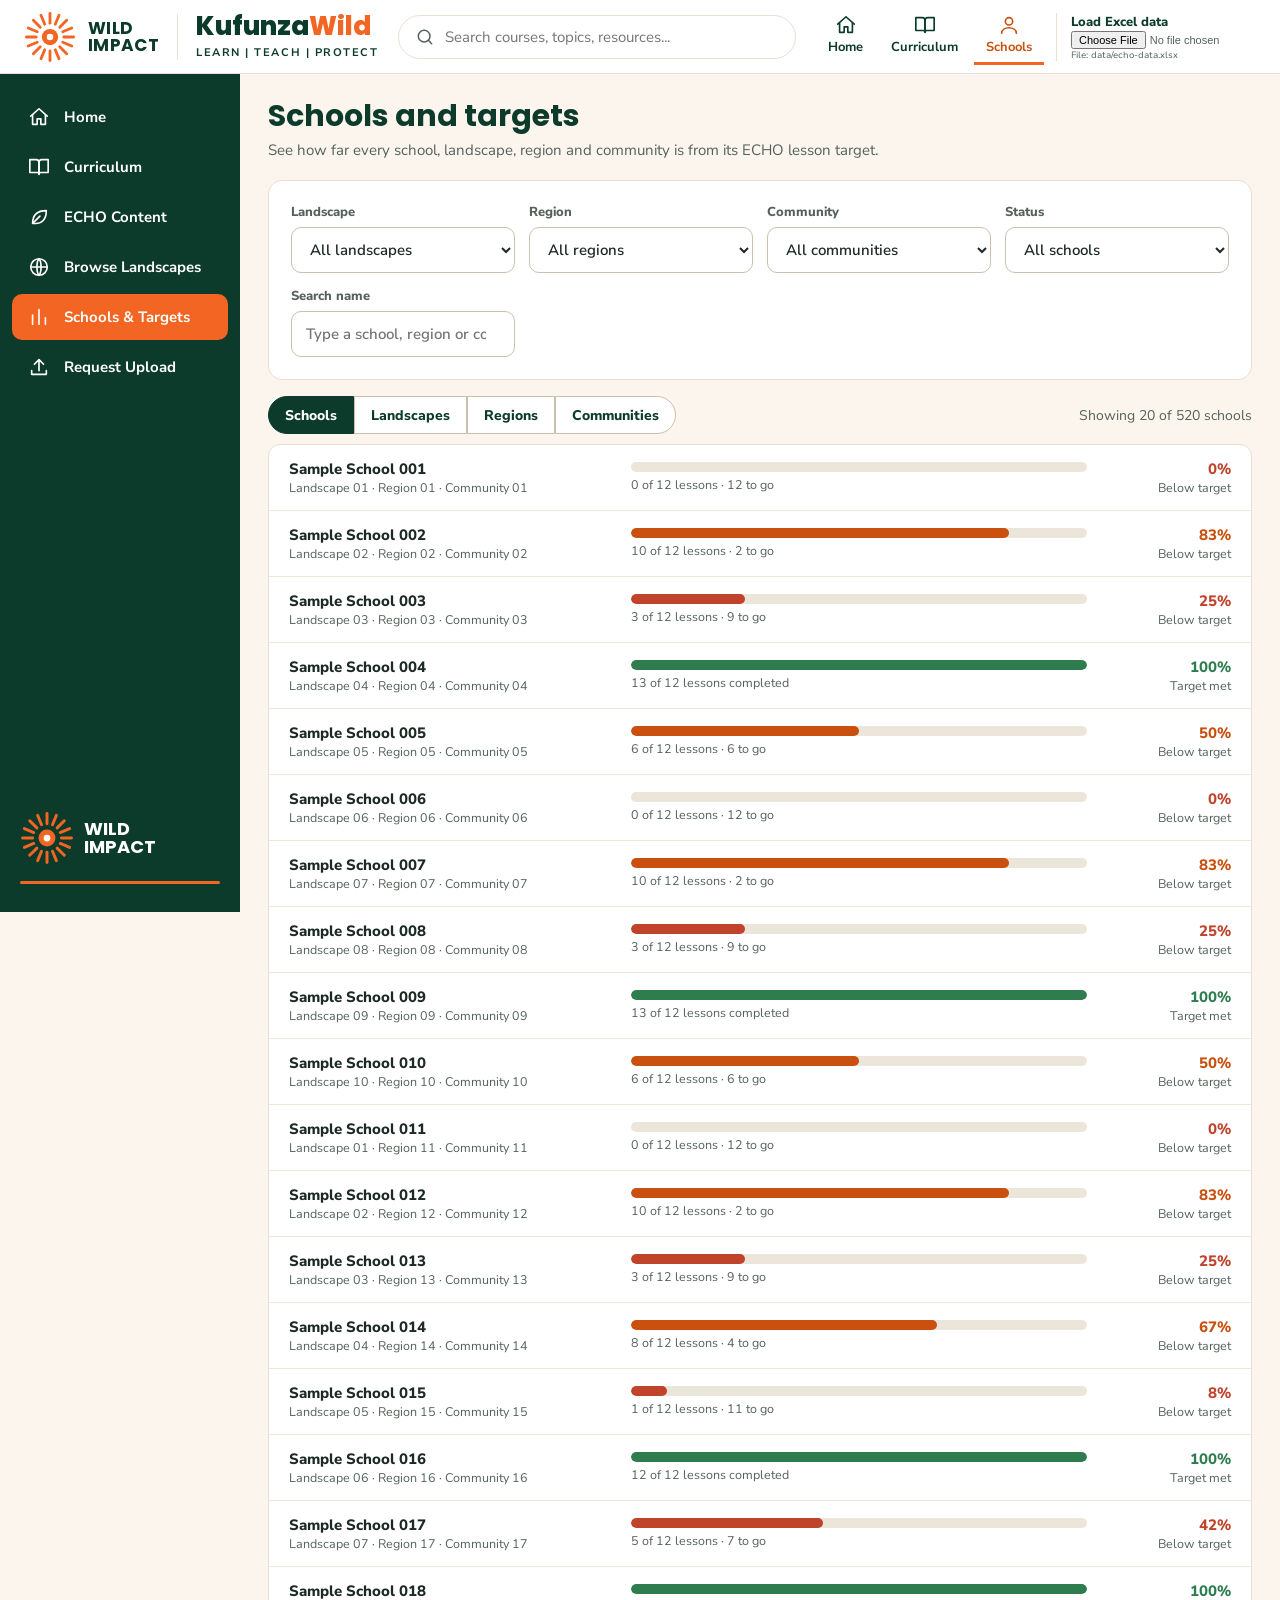
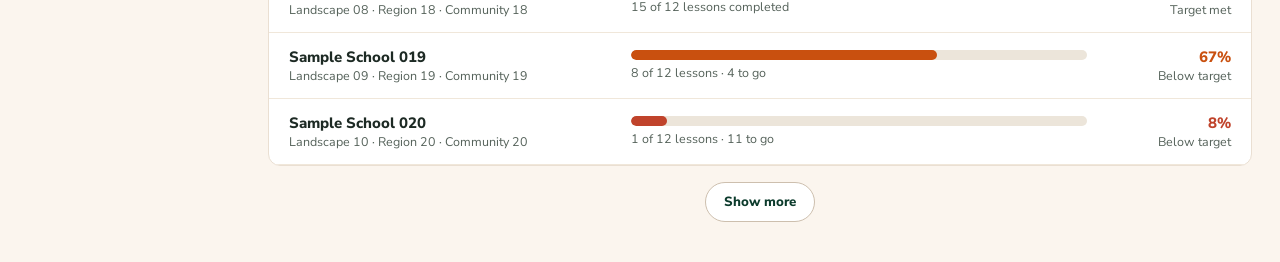
<file: schools.html>
<!doctype html>
<html lang="en">
<head>
  <meta charset="utf-8">
  <meta name="viewport" content="width=device-width, initial-scale=1">
  <title>Schools and Targets - KufunzaWild</title>
  <link rel="preconnect" href="https://fonts.googleapis.com">
  <link href="https://fonts.googleapis.com/css2?family=Nunito+Sans:wght@400;600;700;800&family=Poppins:wght@600;700;800&display=swap" rel="stylesheet">
  <link rel="stylesheet" href="css/styles.css">
</head>
<body data-page="schools">
  <!-- Top bar and sidebar are built by js/layout.js; the page content is built by js/schools.js -->
  <div id="topbar"></div>
  <div class="shell">
    <aside id="side" class="side" aria-label="Main navigation"></aside>
    <main id="app" class="main"></main>
  </div>
  <script src="lib/xlsx.mini.min.js"></script>
  <script src="js/data.js"></script>
  <script src="js/layout.js"></script>
  <script src="js/schools.js"></script>
</body>
</html>
</file>
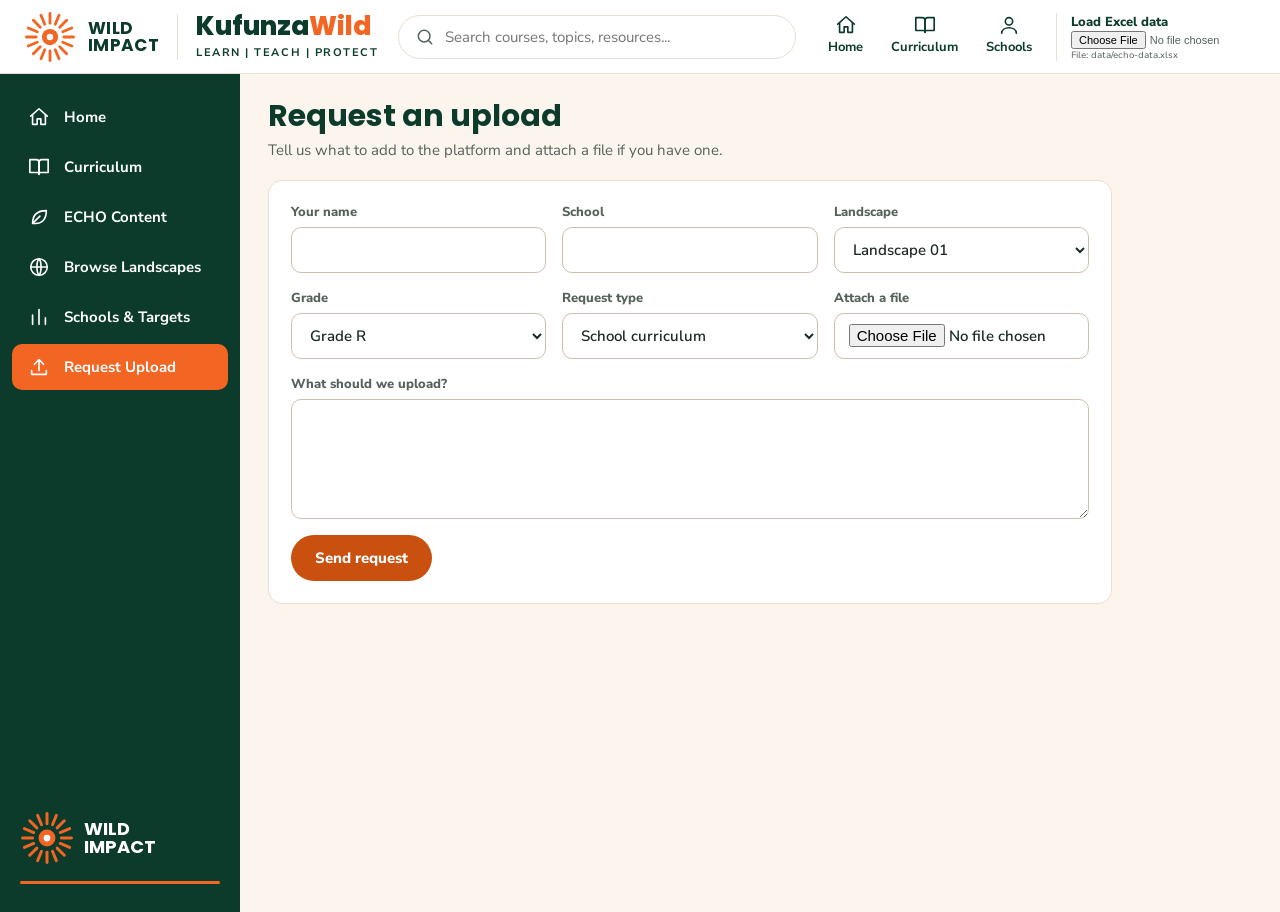
<file: upload.html>
<!doctype html>
<html lang="en">
<head>
  <meta charset="utf-8">
  <meta name="viewport" content="width=device-width, initial-scale=1">
  <title>Request an Upload - KufunzaWild</title>
  <link rel="preconnect" href="https://fonts.googleapis.com">
  <link href="https://fonts.googleapis.com/css2?family=Nunito+Sans:wght@400;600;700;800&family=Poppins:wght@600;700;800&display=swap" rel="stylesheet">
  <link rel="stylesheet" href="css/styles.css">
</head>
<body data-page="upload">
  <!-- Top bar and sidebar are built by js/layout.js; the page content is built by js/upload.js -->
  <div id="topbar"></div>
  <div class="shell">
    <aside id="side" class="side" aria-label="Main navigation"></aside>
    <main id="app" class="main"></main>
  </div>
  <script src="lib/xlsx.mini.min.js"></script>
  <script src="js/data.js"></script>
  <script src="js/layout.js"></script>
  <script src="js/upload.js"></script>
</body>
</html>
</file>
<file: css/styles.css>
/* ===== KufunzaWild / ECHO Teachers' Platform - styles =====
   Edit the colours here (they follow the Wild Impact look in your reference image). */
:root{--green:#0c3b2c;--green2:#12503b;--orange:#f26522;--orange-d:#c9500f;--cream:#fbf5ee;--tint:#fcf1e6;--ink:#1d2a24;--mut:#55625a;--line:#eadfd2;--ok:#2f7d4f;--bad:#c0432b}
*{box-sizing:border-box}
html{scroll-behavior:smooth}
body{margin:0;font-family:'Nunito Sans',system-ui,-apple-system,'Segoe UI',sans-serif;color:var(--ink);background:var(--cream);font-size:15px}
h1,h2,h3{font-family:'Poppins','Nunito Sans',system-ui,sans-serif;margin:0;line-height:1.2}
a{color:inherit}
button{font-family:inherit;cursor:pointer}
:focus-visible{outline:3px solid var(--orange-d);outline-offset:2px}
/* top bar */
.topbar{position:sticky;top:0;z-index:30;display:flex;align-items:center;gap:20px;padding:8px 24px;background:#fff;border-bottom:1px solid var(--line);flex-wrap:wrap}
.brand{display:flex;align-items:center;gap:12px;text-decoration:none}
.wi{display:flex;flex-direction:column;font:800 17px/1 'Poppins',sans-serif;color:var(--green);letter-spacing:.02em}
.brand .sep{width:1px;height:46px;background:var(--line);margin:0 6px}
.kw b{font:800 26px/1 'Poppins',sans-serif;color:var(--green)}
.kw em{font-style:normal;color:var(--orange)}
.kw small{display:block;font-size:11px;letter-spacing:.14em;color:var(--green);font-weight:700;margin-top:5px}
.search{display:flex;align-items:center;gap:8px;flex:1 1 260px;max-width:520px;margin-left:auto;height:44px;border:1px solid var(--line);border-radius:99px;padding:0 16px;background:#fff;color:var(--mut)}
.search input{flex:1;border:0;outline:0;font:inherit;background:none;min-width:0;color:var(--ink)}
.search:focus-within{border-color:var(--orange)}
.topnav{display:flex;align-items:center;gap:4px}
.topnav>a{display:flex;flex-direction:column;align-items:center;gap:2px;padding:6px 12px;font-size:13px;font-weight:700;color:var(--green);text-decoration:none;border-bottom:3px solid transparent}
.topnav>a.on{color:var(--orange-d);border-bottom-color:var(--orange)}
.xl{display:flex;flex-direction:column;font-size:11px;color:var(--mut);max-width:200px;border-left:1px solid var(--line);padding-left:14px;margin-left:8px}
.xl span{font-weight:800;color:var(--green);font-size:13px}
.xl input{font-size:11px;max-width:190px}
/* shell + sidebar */
.shell{display:grid;grid-template-columns:240px minmax(0,1fr);min-height:calc(100vh - 62px)}
.side{background:var(--green);color:#fff;padding:20px 12px;display:flex;flex-direction:column;gap:4px;position:sticky;top:62px;align-self:start;height:calc(100vh - 62px);overflow:auto}
.side a.nav{display:flex;align-items:center;gap:14px;padding:12px 16px;border-radius:10px;color:#fff;text-decoration:none;font-weight:700;transition:background-color .2s}
.side a.nav:hover{background:rgba(255,255,255,.12)}
.side a.nav.on{background:var(--orange)}
.sidefoot{margin-top:auto;display:flex;align-items:center;gap:10px;padding:24px 8px 12px}
.sidefoot span{display:flex;flex-direction:column;font:800 18px/1 'Poppins',sans-serif}
.rule{height:3px;background:var(--orange);margin:0 8px 8px;border-radius:2px}
.main{min-width:0;padding-bottom:40px}
.pad{padding:24px 28px 0}
.pad2{padding:28px}
.narrow{max-width:900px}
/* hero + banner */
.hero{padding:44px 36px;color:#fff;background:linear-gradient(90deg,rgba(12,59,44,.88),rgba(12,59,44,.3)),url('../images/hero.jpg') center/cover,linear-gradient(120deg,#12503b,#c9500f)}
.hero h1{font-size:36px;font-weight:700}
.hero p{font-size:19px;max-width:640px;margin:10px 0 0;font-weight:600}
.banner{border-radius:12px;padding:16px 24px 22px;color:#fff;position:relative;overflow:hidden;min-height:140px;display:flex;flex-direction:column;gap:14px;box-shadow:inset 0 0 0 100vmax rgba(12,59,44,.55)}
.backlink{align-self:flex-start;display:inline-flex;align-items:center;gap:6px;background:rgba(12,59,44,.9);border-radius:99px;padding:5px 14px;font-size:13px;font-weight:700;color:#fff;text-decoration:none}
.bt{display:flex;align-items:center;gap:16px}
.bt h1{font-size:34px}
.bt p{margin:4px 0 0;font-weight:600;font-size:16px}
.pagehead h1{font-size:30px;color:var(--green)}
.pagehead p{color:var(--mut);margin:6px 0 20px}
/* panels, kpis, bars */
.panel{background:#fff;border:1px solid var(--line);border-radius:14px;padding:22px}
.targets h2{font-size:26px;color:var(--green);max-width:720px;margin:6px 0 0}
.eyebrow{font-size:12px;font-weight:800;letter-spacing:.1em;text-transform:uppercase;color:var(--orange-d)}
.kpis{display:flex;flex-wrap:wrap;gap:12px 40px;margin:20px 0}
.kpis b{display:block;font:700 30px 'Poppins',sans-serif;color:var(--green)}
.kpis small{color:var(--mut);font-size:14px}
.barhead{display:flex;justify-content:space-between;align-items:center;flex-wrap:wrap;gap:10px;margin:16px 0 10px;color:var(--mut);font-size:14px}
.barhead b{color:var(--ink)}
.track{height:10px;border-radius:99px;background:#ece5da;overflow:hidden}
.track.big{height:16px}
.fill{height:100%;border-radius:99px}
.mt{margin-top:16px}.mt4{margin-top:4px}
.center{text-align:center}
.small{font-size:12.5px;color:var(--mut)}
.btn{display:inline-flex;align-items:center;height:46px;padding:0 24px;border:0;border-radius:99px;background:var(--orange-d);color:#fff;font-size:15px;font-weight:800;text-decoration:none;margin-top:20px;transition:background-color .2s}
.btn:hover{background:#a84a08}
.btn.mt{margin-top:16px}
.ghost{height:40px;padding:0 18px;border:1px solid #cdbfae;border-radius:99px;background:#fff;font-weight:800;color:var(--green)}
.ghost:hover{background:var(--tint)}
.sh{font-size:24px;color:var(--green);margin-bottom:14px}
/* landscape cards */
.lgrid{display:grid;grid-template-columns:repeat(auto-fill,minmax(210px,1fr));gap:16px}
.lcard{background:#fff;border:1px solid var(--line);border-radius:12px;overflow:hidden;text-decoration:none;transition:box-shadow .2s,transform .2s}
.lcard:hover{box-shadow:0 8px 22px rgba(12,59,44,.14);transform:translateY(-2px)}
.lcard .ph{height:92px}
.lb{display:flex;align-items:center;gap:10px;padding:12px 14px 6px;font:700 16px 'Poppins',sans-serif;color:var(--green)}
.lb svg{color:var(--orange)}
.lm{padding:0 14px 14px}
.lm small{display:block;margin-top:6px;color:var(--mut);font-size:12.5px}
/* resource panels */
.cols{display:grid;grid-template-columns:repeat(auto-fit,minmax(300px,1fr));gap:20px;align-items:start}
.cols.two{grid-template-columns:repeat(auto-fit,minmax(340px,1fr))}
.rp{background:#fff;border:1px solid var(--line);border-radius:14px;padding:14px}
.rp-h{display:flex;align-items:center;gap:14px;background:var(--tint);border-radius:12px;padding:14px;margin-bottom:6px}
.rp-h h3{font-size:18px;color:var(--green)}
.rp-h p{margin:3px 0 0;font-size:12.5px;color:var(--mut)}
.ic{flex:0 0 52px;width:52px;height:52px;border-radius:50%;background:var(--orange);color:#fff;display:flex;align-items:center;justify-content:center}
.it{display:flex;align-items:center;gap:14px;padding:12px 14px;margin-top:8px;background:var(--tint);border-radius:10px;text-decoration:none;font-weight:700;color:var(--green);transition:background-color .2s}
.it:hover{background:#f9e3d0}
.it svg:first-child{color:var(--orange-d);flex:none}
.it span{flex:1}
.it em{font-style:normal;font-size:12px;color:var(--mut);font-weight:700}
.acc{margin-top:8px}
.acc>summary{display:flex;align-items:center;gap:10px;padding:10px 6px;font:700 16px 'Poppins',sans-serif;color:var(--green);cursor:pointer;list-style:none}
.acc>summary::-webkit-details-marker{display:none}
.acc>summary svg:first-child{color:var(--orange)}
.acc>summary svg:last-child{margin-left:auto}
.acc[open]>summary svg:last-child{transform:rotate(180deg)}
.acc .it{background:#fff;border-bottom:1px solid var(--line);border-radius:0;margin-top:0;padding:9px 14px 9px 24px;font-weight:600}
/* filters + library */
.filters{display:grid;grid-template-columns:repeat(auto-fit,minmax(190px,1fr));gap:14px;align-items:end}
.lbl{display:flex;flex-direction:column;gap:6px;font-size:13px;font-weight:800;color:var(--mut)}
.in{height:46px;width:100%;border:1px solid #cdbfae;border-radius:10px;padding:0 14px;font:600 15px 'Nunito Sans',sans-serif;background:#fff;color:var(--ink)}
.in:focus{outline:2px solid var(--orange-d);outline-offset:1px}
textarea.in{height:120px;padding:12px 14px;resize:vertical}
.in.file{padding-top:10px}
.pills{display:flex;flex-wrap:wrap;gap:8px;margin:18px 0 4px}
.gp{height:36px;min-width:44px;padding:0 14px;border-radius:99px;border:1px solid #cdbfae;background:#fff;font-size:14px;font-weight:800;color:var(--green)}
.gp.on{background:var(--green);color:#fff;border-color:var(--green)}
.rgrid{display:grid;grid-template-columns:repeat(auto-fill,minmax(250px,1fr));gap:18px}
.rcard{background:#fff;border:1px solid var(--line);border-radius:12px;overflow:hidden;display:flex;flex-direction:column}
.rimg{height:110px;position:relative}
.badge{position:absolute;left:12px;bottom:-18px;width:40px;height:40px;border-radius:50%;background:var(--orange);color:#fff;display:flex;align-items:center;justify-content:center;border:3px solid #fff}
.rb{padding:26px 16px 16px;display:flex;flex-direction:column;gap:6px;flex:1}
.kind{font-size:12px;font-weight:800;color:var(--orange-d);text-transform:uppercase;letter-spacing:.05em}
.rb h3{font-size:17px;color:var(--green)}
.rb p{margin:0;color:var(--mut);font-size:14px;line-height:1.5}
.meta{font-size:12.5px;font-weight:800;margin-top:auto;padding-top:8px}
.open{align-self:flex-start;margin-top:6px;font-weight:800;color:var(--orange-d)}
/* schools list */
.list{background:#fff;border:1px solid var(--line);border-radius:12px;overflow:hidden}
.row{display:flex;flex-wrap:wrap;gap:12px 24px;align-items:center;padding:14px 20px;border-bottom:1px solid #f0e7da}
.row[data-k]{cursor:pointer}
.row:hover{background:#fdf8f2}
.row .nm{flex:1 1 220px;min-width:0}
.row .pg{flex:2 1 260px}
.row .st{flex:0 0 120px;text-align:right}
.rn{font-weight:800}
.pv{font-weight:800}
.segs{display:flex}
.seg{height:38px;padding:0 16px;border:1px solid #cdbfae;background:#fff;font-size:14px;font-weight:800;color:var(--green)}
.seg:first-child{border-radius:99px 0 0 99px}.seg:last-child{border-radius:0 99px 99px 0}
.seg.on{background:var(--green);color:#fff;border-color:var(--green)}
/* upload form */
.formgrid{display:grid;grid-template-columns:repeat(auto-fit,minmax(240px,1fr));gap:16px}
.full{grid-column:1/-1}
.actions{display:flex;flex-wrap:wrap;align-items:center;gap:14px}
.actions .btn{margin-top:0}
.actions b{font-size:14px;color:var(--green)}
@media (max-width:900px){.shell{grid-template-columns:1fr}.side{position:static;height:auto;flex-direction:row;overflow-x:auto;padding:10px}.side a.nav{white-space:nowrap;padding:10px 14px}.sidefoot,.rule{display:none}.topnav>a{display:none}.xl{border:0;padding:0;margin:0}.pad{padding:20px 16px 0}.hero{padding:32px 20px}.hero h1{font-size:28px}.row .st{text-align:left;flex:1 1 100%}}
@media (prefers-reduced-motion:reduce){*{transition:none!important;animation:none!important;scroll-behavior:auto!important}}
</file>
